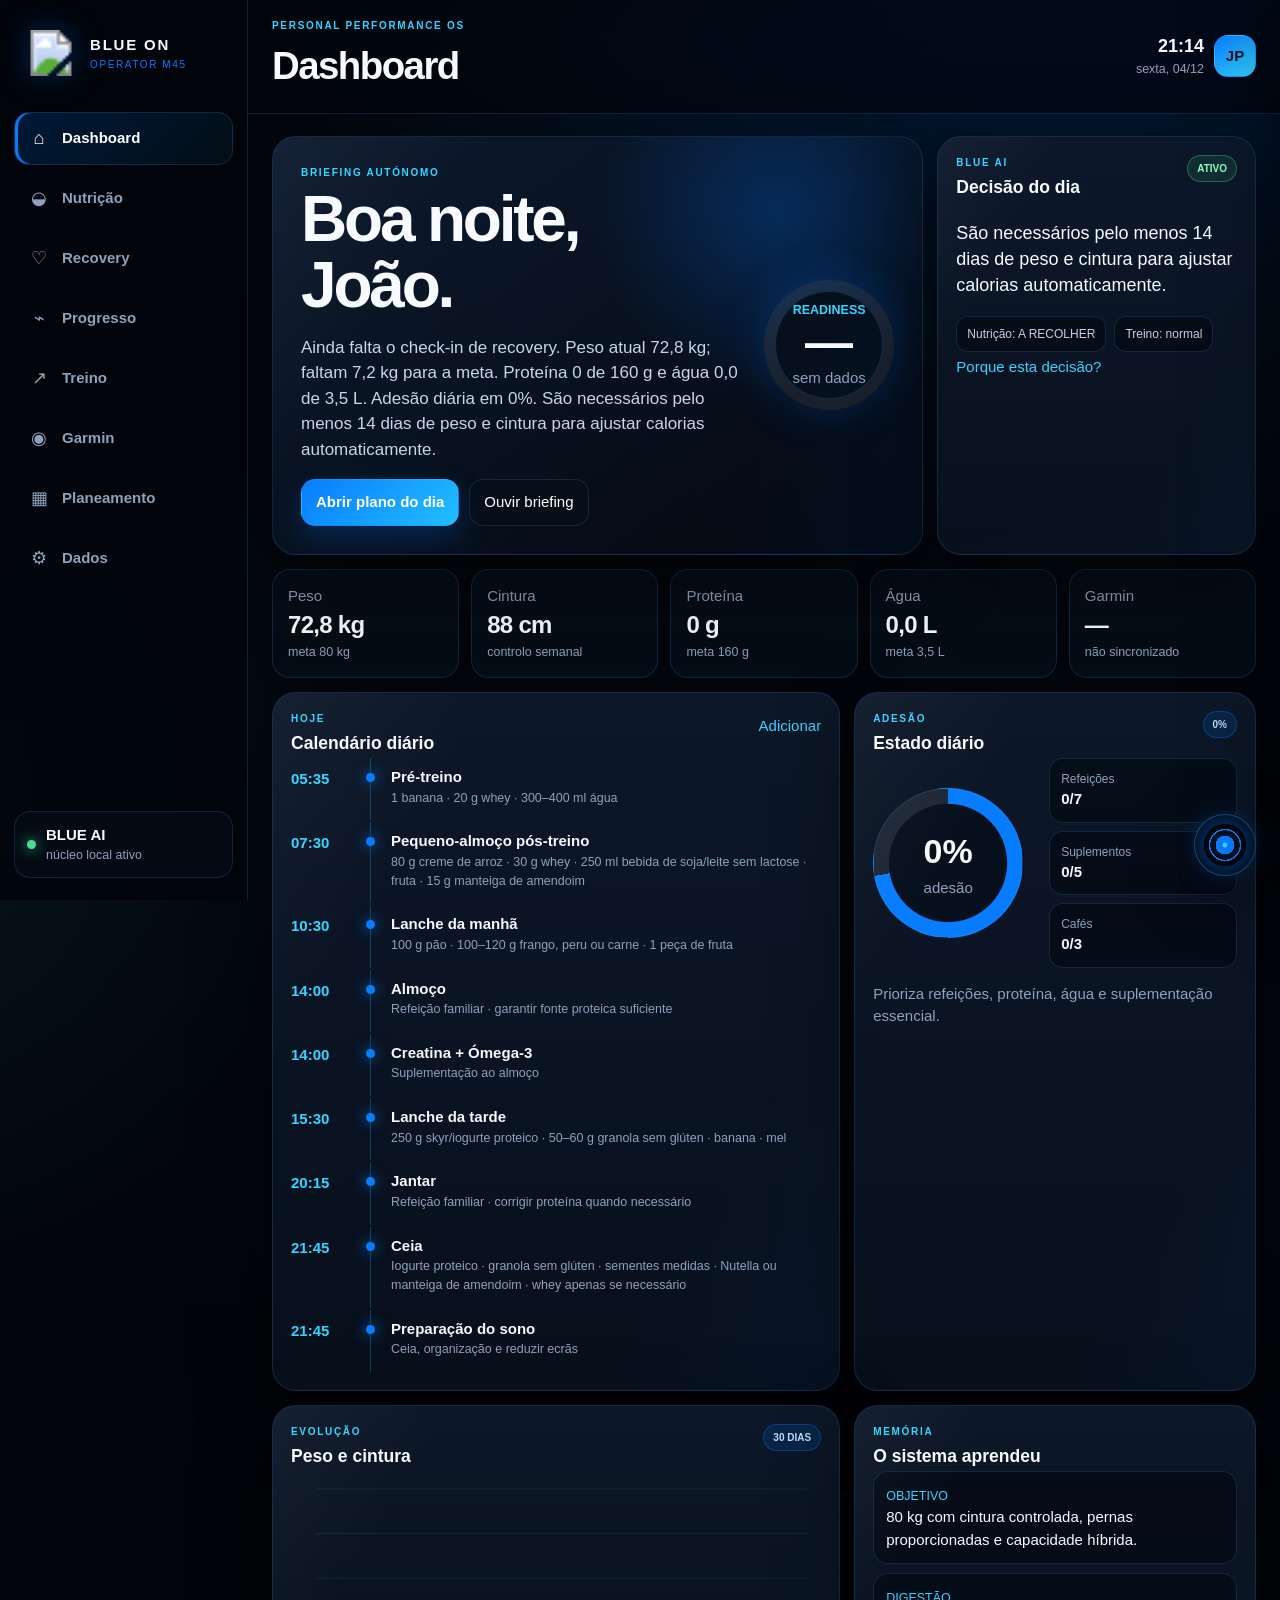
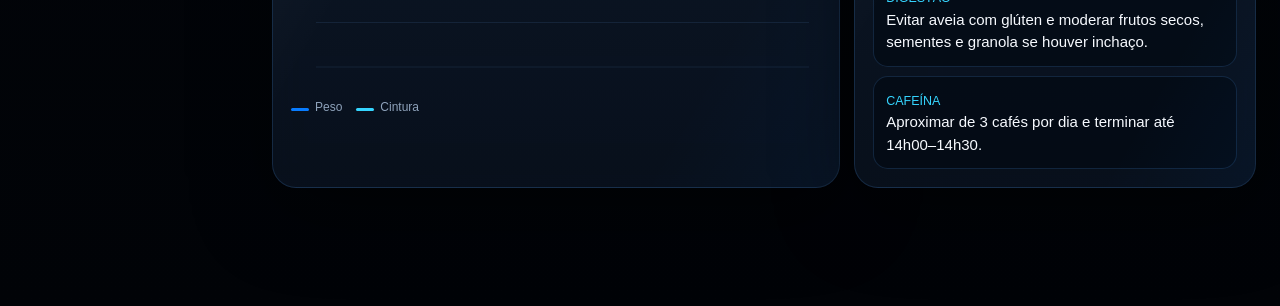
<file: index.html>
<!doctype html>
<html lang="pt-PT">
<head>
  <meta charset="utf-8">
  <meta name="viewport" content="width=device-width,initial-scale=1,viewport-fit=cover">
  <meta name="theme-color" content="#02050a">
  <meta name="description" content="BLUE ON Operator M45 — sistema pessoal de nutrição, suplementação, recovery, Garmin e evolução de João.">
  <link rel="manifest" href="manifest.webmanifest">
  <link rel="stylesheet" href="styles.css">
  <title>BLUE ON Operator M45</title>
</head>
<body>
  <div class="ambient ambient-a"></div><div class="ambient ambient-b"></div>
  <div class="shell">
    <aside class="sidebar">
      <button class="brand" data-page="dashboard"><img src="assets/blue-on-m45-logo.svg" alt="BLUE ON M45"><span><strong>BLUE ON</strong><small>OPERATOR M45</small></span></button>
      <nav class="side-nav" id="sideNav">
        <button class="nav-item active" data-page="dashboard"><span>⌂</span><b>Dashboard</b></button>
        <button class="nav-item" data-page="nutricao"><span>◒</span><b>Nutrição</b></button>
        <button class="nav-item" data-page="recovery"><span>♡</span><b>Recovery</b></button>
        <button class="nav-item" data-page="progresso"><span>⌁</span><b>Progresso</b></button>
        <button class="nav-item" data-page="treino"><span>↗</span><b>Treino</b></button>
        <button class="nav-item" data-page="garmin"><span>◉</span><b>Garmin</b></button>
        <button class="nav-item" data-page="planeamento"><span>▦</span><b>Planeamento</b></button>
        <button class="nav-item" data-page="dados"><span>⚙</span><b>Dados</b></button>
      </nav>
      <div class="side-status"><i></i><div><strong>BLUE AI</strong><small>núcleo local ativo</small></div></div>
    </aside>

    <div class="workspace">
      <header class="topbar"><div><p class="overline" id="pageEyebrow">PERSONAL PERFORMANCE OS</p><h1 id="pageTitle">Dashboard</h1></div><div class="top-actions"><div class="time-chip"><strong id="liveTime">--:--</strong><small id="liveDate">--</small></div><button class="icon-btn" id="installBtn" hidden>↓</button><button class="profile-btn" data-page="dados">JP</button></div></header>
      <main class="content">
        <section id="dashboard" class="page active" data-title="Dashboard" data-eyebrow="PERSONAL PERFORMANCE OS">
          <div class="hero-grid">
            <article class="panel hero-panel"><div><p class="overline">BRIEFING AUTÓNOMO</p><h2 id="greeting">Bom dia, João.</h2><p class="hero-text" id="briefingText">A preparar o teu sistema.</p><div class="hero-actions"><button class="btn primary" data-page="nutricao">Abrir plano do dia</button><button class="btn ghost" id="speakBriefing">Ouvir briefing</button></div></div><div class="readiness-orb" id="readinessOrb"><div><small>READINESS</small><strong id="readyScore">—</strong><span id="readyLabel">sem dados</span></div></div></article>
            <article class="panel ai-summary"><div class="panel-head"><div><p class="overline">BLUE AI</p><h3>Decisão do dia</h3></div><span class="live-pill">ATIVO</span></div><p id="aiDecision" class="decision-text">Regista o check-in para ativar recomendações.</p><div class="decision-meta"><span id="decisionNutrition">Nutrição: base</span><span id="decisionTraining">Treino: normal</span></div><button class="text-btn" id="askWhy">Porque esta decisão?</button></article>
          </div>
          <div class="metric-strip">
            <article class="metric-card"><span>Peso</span><strong id="dashWeight">72,8 kg</strong><small id="dashWeightState">meta 80 kg</small></article>
            <article class="metric-card"><span>Cintura</span><strong id="dashWaist">88 cm</strong><small>controlo semanal</small></article>
            <article class="metric-card"><span>Proteína</span><strong id="dashProtein">0 g</strong><small id="dashProteinState">meta 160 g</small></article>
            <article class="metric-card"><span>Água</span><strong id="dashWater">0,0 L</strong><small id="dashWaterState">meta 3,5 L</small></article>
            <article class="metric-card"><span>Garmin</span><strong id="dashGarmin">—</strong><small id="dashGarminState">não sincronizado</small></article>
          </div>
          <div class="dashboard-grid">
            <article class="panel span-7"><div class="panel-head"><div><p class="overline">HOJE</p><h3>Calendário diário</h3></div><button class="text-btn" id="addTimelineItem">Adicionar</button></div><div class="timeline" id="timeline"></div></article>
            <article class="panel span-5"><div class="panel-head"><div><p class="overline">ADESÃO</p><h3>Estado diário</h3></div><span class="tag" id="adherenceTag">0%</span></div><div class="score-grid"><div class="score-ring" id="adherenceRing"><strong id="adherenceScore">0%</strong><span>adesão</span></div><div class="mini-kpis"><div><span>Refeições</span><strong id="mealAdherence">0/6</strong></div><div><span>Suplementos</span><strong id="suppAdherence">0/3</strong></div><div><span>Cafés</span><strong id="coffeeCount">0/3</strong></div></div></div><p class="muted" id="adherenceInsight">Começa pelo pré ou pequeno-almoço.</p></article>
            <article class="panel span-7"><div class="panel-head"><div><p class="overline">EVOLUÇÃO</p><h3>Peso e cintura</h3></div><span class="tag">30 DIAS</span></div><canvas id="progressChart" height="220"></canvas><div class="chart-legend"><span><i class="legend-blue"></i>Peso</span><span><i class="legend-cyan"></i>Cintura</span></div></article>
            <article class="panel span-5"><div class="panel-head"><div><p class="overline">MEMÓRIA</p><h3>O sistema aprendeu</h3></div></div><div class="memory-list" id="memoryList"></div></article>
          </div>
        </section>

        <section id="nutricao" class="page" data-title="Nutrição" data-eyebrow="REFEIÇÕES, MACROS, ÁGUA E SUPLEMENTAÇÃO">
          <div class="page-grid">
            <article class="panel span-4 nutrition-score"><p class="overline">ESTADO DIÁRIO</p><div class="macro-ring"><strong id="nutritionScore">0%</strong><span>consistência</span></div><p class="muted" id="nutritionInsight">Regista o teu dia.</p></article>
            <article class="panel span-8"><div class="panel-head"><div><p class="overline">MACROS E CALORIAS</p><h3>Objetivo diário</h3></div><button class="text-btn" id="editTargets">Editar metas</button></div><div class="macro-grid"><div class="macro-card protein"><span>Proteína</span><strong id="proteinValue">0 / 160 g</strong><div class="progress"><i id="proteinBar"></i></div></div><div class="macro-card carbs"><span>Hidratos</span><strong id="carbValue">0 / 300 g</strong><div class="progress"><i id="carbBar"></i></div></div><div class="macro-card fat"><span>Gordura</span><strong id="fatValue">0 / 80 g</strong><div class="progress"><i id="fatBar"></i></div></div><div class="macro-card calories"><span>Calorias</span><strong id="calorieValue">0 / 2900 kcal</strong><div class="progress"><i id="calorieBar"></i></div></div></div></article>
            <article class="panel span-5"><div class="panel-head"><div><p class="overline">HIDRATAÇÃO</p><h3 id="waterMetric">0,0 L / 3,5 L</h3></div><span class="tag" id="waterPercent">0%</span></div><div class="water-visual"><div id="waterFill"></div></div><div class="button-grid"><button class="btn primary" data-water="0.25">+250 ml</button><button class="btn ghost" data-water="0.5">+500 ml</button><button class="btn ghost" id="resetWater">Repor</button></div></article>
            <article class="panel span-7"><div class="panel-head"><div><p class="overline">PLANO DO DIA</p><h3>Refeições e horários</h3></div><label class="switch"><input id="trainingDayToggle" type="checkbox"><span></span><b>Dia de treino</b></label></div><div class="meal-plan" id="mealPlan"></div></article>
            <article class="panel span-7"><div class="panel-head"><div><p class="overline">REGISTO LIVRE</p><h3>Adicionar refeição</h3></div></div><div class="meal-form four"><input id="mealName" placeholder="Refeição"><input id="mealProtein" type="number" min="0" placeholder="Proteína g"><input id="mealCalories" type="number" min="0" placeholder="kcal"><input id="mealNotes" placeholder="Alimentos / notas"><button class="btn primary" id="addMeal">Registar</button></div><div class="meal-list" id="nutritionHistory"></div></article>
            <article class="panel span-5"><div class="panel-head"><div><p class="overline">SUPLEMENTAÇÃO</p><h3>Checklist diário</h3></div></div><div class="supplement-grid" id="supplementList"></div></article>
            <article class="panel span-6"><div class="panel-head"><div><p class="overline">PLANEAMENTO</p><h3>Lanches da semana</h3></div><button class="text-btn" id="saveSnackPlan">Guardar</button></div><div id="snackPlanner" class="planner-grid"></div></article>
            <article class="panel span-6"><div class="panel-head"><div><p class="overline">LISTA DE COMPRAS</p><h3>Gerada pelo plano</h3></div><button class="text-btn" id="copyShopping">Copiar</button></div><div class="shopping-list" id="shoppingList"></div></article>
            <article class="panel span-12 rule-panel"><div class="panel-head"><div><p class="overline">AJUSTE AUTOMÁTICO</p><h3>Recomendação atual</h3></div><span class="tag" id="ruleStatus">A ANALISAR</span></div><p class="decision-text" id="autoRuleText">Ainda não existem dados suficientes para ajustar calorias.</p></article>
          </div>
        </section>

        <section id="recovery" class="page" data-title="Recovery" data-eyebrow="SONO, ENERGIA, DIGESTÃO E CAFEÍNA">
          <div class="page-grid">
            <article class="panel span-5"><p class="overline">CHECK-IN DIÁRIO</p><h2>Como está o sistema?</h2><div class="field"><label>Horas de sono</label><input id="sleepHours" type="number" min="0" max="12" step="0.1" value="7"></div><div class="range-field"><label>Energia <output id="energyOut">7</output></label><input id="energy" type="range" min="1" max="10" value="7"></div><div class="range-field"><label>Stress <output id="stressOut">4</output></label><input id="stress" type="range" min="1" max="10" value="4"></div><div class="range-field"><label>Dor muscular <output id="sorenessOut">4</output></label><input id="soreness" type="range" min="1" max="10" value="4"></div><div class="range-field"><label>Digestão / inchaço <output id="digestionOut">3</output></label><input id="digestion" type="range" min="1" max="10" value="3"></div><div class="range-field"><label>Fome <output id="hungerOut">5</output></label><input id="hunger" type="range" min="1" max="10" value="5"></div><div class="two-fields"><div class="field"><label>Cafés</label><input id="coffee" type="number" min="0" max="10" value="3"></div><div class="field"><label>Último café</label><input id="lastCoffee" type="time" value="14:00"></div></div><button class="btn primary full-btn" id="saveRecovery">Guardar e analisar</button></article>
            <article class="panel span-7"><div class="panel-head"><div><p class="overline">INTERPRETAÇÃO</p><h2 id="recoveryHeadline">Sem dados recentes</h2></div><div class="readiness-mini"><strong id="recoveryReady">—</strong><span>readiness</span></div></div><p class="decision-text" id="recoveryText">Regista o check-in.</p><div class="recovery-kpis"><div><span>Treino</span><strong id="recoveryTraining">Base</strong></div><div><span>Nutrição</span><strong id="recoveryNutrition">Base</strong></div><div><span>Sono</span><strong id="recoverySleep">Prioridade</strong></div></div><canvas id="recoveryChart" height="190"></canvas></article>
            <article class="panel span-12"><div class="panel-head"><div><p class="overline">HISTÓRICO</p><h3>Últimos check-ins</h3></div></div><div class="history-grid" id="recoveryHistory"></div></article>
          </div>
        </section>

        <section id="progresso" class="page" data-title="Progresso" data-eyebrow="PESO, CINTURA, COMPOSIÇÃO E FOTOGRAFIAS">
          <div class="page-grid">
            <article class="panel span-4"><p class="overline">NOVA AVALIAÇÃO</p><div class="field"><label>Peso (kg)</label><input id="weight" type="number" step="0.1" value="72.8"></div><div class="field"><label>Cintura (cm)</label><input id="waist" type="number" step="0.1" value="88"></div><div class="field"><label>Massa gorda (%)</label><input id="bodyFatInput" type="number" step="0.1" value="12.8"></div><div class="field"><label>Massa muscular (kg)</label><input id="muscleInput" type="number" step="0.1" value="60.3"></div><div class="field"><label>Gordura visceral</label><input id="visceralInput" type="number" step="1" value="5"></div><button class="btn primary full-btn" id="saveAssessment">Guardar avaliação</button></article>
            <article class="panel span-8"><div class="panel-head"><div><p class="overline">EVOLUÇÃO</p><h3>Meta 80 kg</h3></div><span class="tag" id="weeklyTrend">SEM TENDÊNCIA</span></div><canvas id="assessmentChart" height="235"></canvas><div class="assessment-kpis"><div><span>Peso atual</span><strong id="assessmentWeight">72,8 kg</strong></div><div><span>Cintura</span><strong id="assessmentWaist">88 cm</strong></div><div><span>Falta para meta</span><strong id="assessmentTarget">7,2 kg</strong></div></div></article>
            <article class="panel span-6"><div class="panel-head"><div><p class="overline">CHECK-IN SEMANAL</p><h3>Resumo de adesão</h3></div></div><div id="weeklyCheckin" class="weekly-summary"></div><button class="btn ghost full-btn" id="saveWeeklyNote">Adicionar nota semanal</button></article>
            <article class="panel span-6"><div class="panel-head"><div><p class="overline">FOTOGRAFIA MENSAL</p><h3>Evolução visual local</h3></div><label class="btn ghost compact">Adicionar foto<input id="progressPhoto" type="file" accept="image/*" capture="environment" hidden></label></div><p class="muted">As fotografias ficam apenas neste dispositivo, em armazenamento local.</p><div id="photoGallery" class="photo-gallery"></div></article>
            <article class="panel span-12"><div class="panel-head"><div><p class="overline">HISTÓRICO</p><h3>Avaliações</h3></div></div><div class="assessment-list" id="assessmentList"></div></article>
          </div>
        </section>

        <section id="treino" class="page" data-title="Treino" data-eyebrow="CONTEXTO PARA NUTRIÇÃO E RECUPERAÇÃO">
          <div class="page-grid"><article class="panel span-8"><div class="panel-head"><div><p class="overline">SEMANA BASE</p><h2>4 sessões · 06h00–07h15</h2></div><span class="tag">IRON ESTÚDIO 24H</span></div><div class="training-week" id="trainingWeek"></div></article><article class="panel span-4"><p class="overline">REGRAS DE CONTEXTO</p><div class="context-list" id="trainingContext"></div></article><article class="panel span-12"><div class="panel-head"><div><p class="overline">REGISTO</p><h3>Sessões recentes</h3></div><button class="btn primary compact" id="logWorkout">Registar treino de hoje</button></div><div class="history-grid" id="workoutHistory"></div></article></div>
        </section>

        <section id="garmin" class="page" data-title="Garmin" data-eyebrow="LIGAÇÃO LOCAL E READ-ONLY AO VENU 4">
          <div class="page-grid">
            <article class="panel span-5 garmin-connect"><div class="panel-head"><div><p class="overline">GARMIN LOCAL</p><h2>Venu 4</h2></div><span class="tag" id="garminStatus">DESLIGADO</span></div><p class="muted">A app lê ficheiros locais autorizados por ti. Não altera o relógio nem o Garmin Connect.</p><div class="stack-actions"><button class="btn primary" id="pickGarminFolder">Ligar pasta local</button><label class="btn ghost">Importar ficheiro<input id="garminFile" type="file" accept=".json,.csv,.fit,.zip" hidden></label><button class="btn ghost" id="syncGarmin">Sincronizar agora</button></div><p class="notice" id="garminNotice">Para sincronização automática local, usa Chrome/Edge no computador. No telemóvel podes importar JSON/CSV manualmente.</p><small id="garminLastSync">Nunca sincronizado.</small></article>
            <article class="panel span-7"><div class="panel-head"><div><p class="overline">DADOS MAIS RECENTES</p><h3>Saúde e atividade</h3></div><span class="live-pill">READ ONLY</span></div><div class="garmin-metrics" id="garminMetrics"></div></article>
            <article class="panel span-7"><div class="panel-head"><div><p class="overline">CORRELAÇÕES</p><h3>Garmin × Nutrição × Recovery</h3></div></div><div class="correlation-list" id="garminInsights"></div></article>
            <article class="panel span-5"><div class="panel-head"><div><p class="overline">FORMATO LOCAL</p><h3>Ficheiro aceite</h3></div><button class="text-btn" id="downloadGarminTemplate">Modelo JSON</button></div><pre class="code-sample">garmin-latest.json
{
  "date":"2026-07-22",
  "steps":12000,
  "sleepHours":7.4,
  "hrv":52,
  "bodyBattery":78,
  "stress":24,
  "restingHeartRate":54,
  "calories":2670
}</pre></article>
          </div>
        </section>

        <section id="planeamento" class="page" data-title="Planeamento" data-eyebrow="ROTINA, LEMBRETES E SEMANA">
          <div class="page-grid"><article class="panel span-7"><div class="panel-head"><div><p class="overline">ROTINA PESSOAL</p><h2>Semana operacional</h2></div></div><div id="routineGrid" class="routine-grid"></div></article><article class="panel span-5"><div class="panel-head"><div><p class="overline">LEMBRETES</p><h3>Configuração local</h3></div><button class="text-btn" id="enableNotifications">Ativar avisos</button></div><div id="reminderList" class="reminder-list"></div><button class="btn ghost full-btn" id="exportIcs">Exportar calendário .ICS</button></article></div>
        </section>

        <section id="dados" class="page" data-title="Dados" data-eyebrow="PERFIL, BACKUP E PONTES LOCAIS">
          <div class="page-grid"><article class="panel span-7"><p class="overline">PERFIL PESSOAL</p><h2>João Pereira</h2><div class="profile-grid" id="profileDetails"></div></article><article class="panel span-5"><p class="overline">BACKUP</p><div class="settings-list"><button class="setting-row" id="exportData"><span>Exportar backup completo</span><strong>JSON ↗</strong></button><label class="setting-row"><span>Importar backup</span><strong>Escolher</strong><input id="importData" type="file" accept="application/json" hidden></label><button class="setting-row" id="shareWhatsapp"><span>Resumo por WhatsApp</span><strong>Partilhar</strong></button><button class="setting-row danger-row" id="resetData"><span>Repor aplicação</span><strong>Apagar</strong></button></div></article><article class="panel span-6"><div class="panel-head"><div><p class="overline">MEU TREINO II</p><h3>Ponte local</h3></div><span class="tag">FUTURA</span></div><p class="muted">Importa contexto de treino sem misturar as bases de dados.</p><label class="btn ghost full-btn">Importar contexto JSON<input id="trainingBridgeFile" type="file" accept="application/json" hidden></label><button class="btn ghost full-btn" id="exportTrainingBridge">Exportar contexto da nutrição</button><small id="trainingBridgeStatus">Sem ligação.</small></article><article class="panel span-6"><div class="panel-head"><div><p class="overline">REGISTO DO SISTEMA</p><h3>Ações da BLUE AI</h3></div><button class="text-btn" id="clearAiLog">Limpar</button></div><div class="ai-log" id="aiLog"></div></article></div>
        </section>
      </main>
    </div>

    <aside class="ai-panel" id="aiPanel"><div class="ai-panel-head"><div class="ai-identity"><div class="ai-core"><i></i></div><div><strong>BLUE AI</strong><small>Personal performance intelligence</small></div></div><button class="icon-btn" id="closeAiPanel">×</button></div><div class="ai-conversation" id="aiConversation"></div><div class="quick-prompts"><button data-prompt="Resume o meu dia">Briefing</button><button data-prompt="Regista 500 ml de água">+500 ml</button><button data-prompt="Tomei a creatina">Creatina</button><button data-prompt="Como está a minha evolução?">Evolução</button></div><div class="ai-input-wrap"><button class="voice-btn" id="voiceBtn">●</button><input id="blueAiInput" placeholder="Escreve ou fala com a BLUE AI..."><button class="send-btn" id="blueAiSend">Enviar</button></div><p class="ai-hint">Ações importantes pedem confirmação.</p></aside>
    <button class="ai-fab" id="openAiPanel"><span></span></button>
    <nav class="mobile-nav" id="mobileNav"><button class="active" data-page="dashboard"><span>⌂</span><small>Início</small></button><button data-page="nutricao"><span>◒</span><small>Nutrição</small></button><button class="mobile-ai" id="mobileAiBtn"><i></i></button><button data-page="progresso"><span>⌁</span><small>Progresso</small></button><button data-page="garmin"><span>◉</span><small>Garmin</small></button></nav>
  </div>
  <div class="toast" id="toast"></div>
  <div class="modal" id="confirmModal"><div class="modal-card"><p class="overline">CONFIRMAR AÇÃO</p><h3 id="confirmTitle">Confirmar</h3><p class="muted" id="confirmText"></p><div class="modal-actions"><button class="btn ghost" id="cancelConfirm">Cancelar</button><button class="btn primary" id="acceptConfirm">Confirmar</button></div></div></div>
  <script src="app.js"></script>
</body>
</html>
</file>
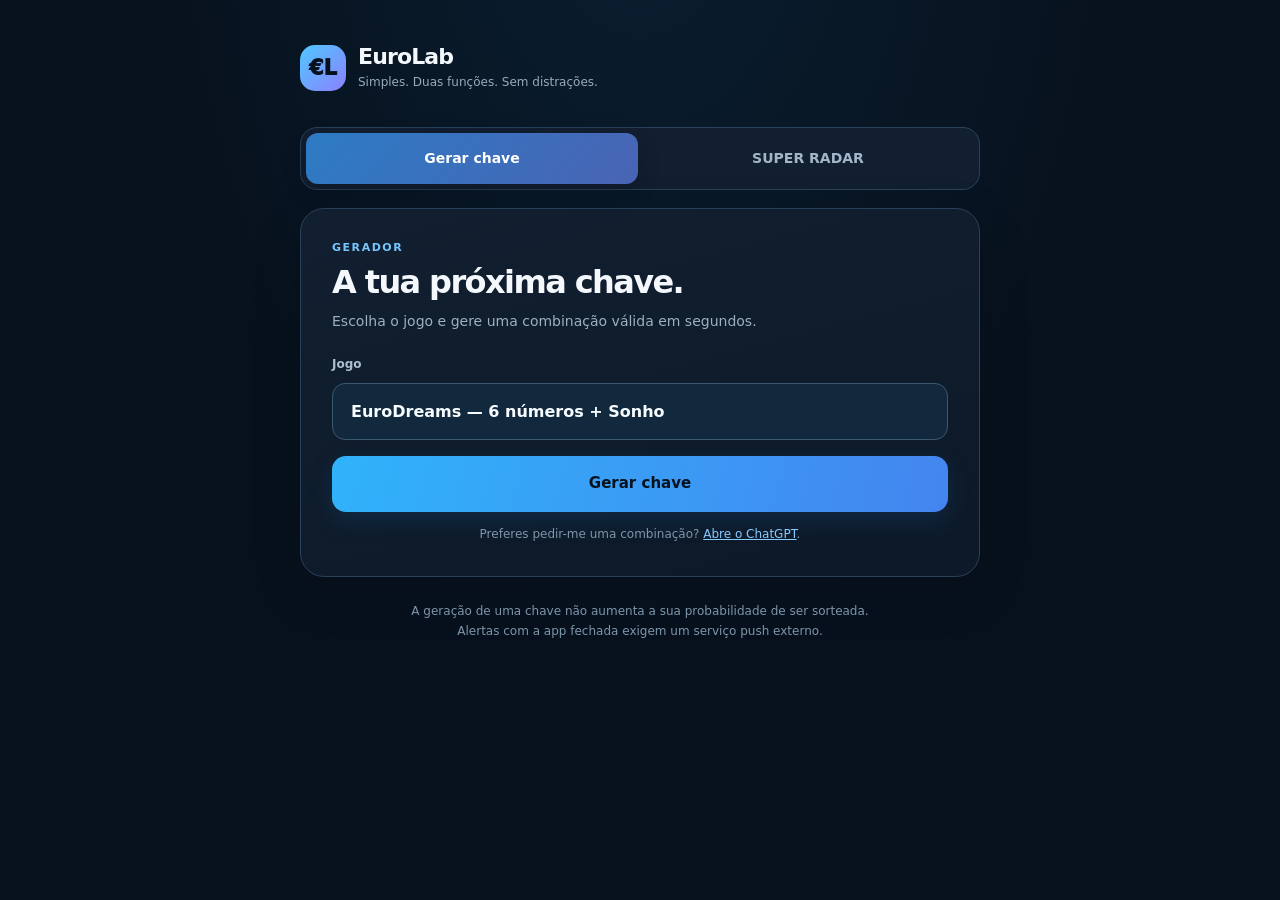
<file: euromilhoes-lab/index.html>
<!doctype html><html lang="pt-PT"><head><meta charset="utf-8"><meta name="viewport" content="width=device-width,initial-scale=1,viewport-fit=cover"><meta name="theme-color" content="#07131f"><meta name="description" content="Euro Lab — Euromilhões, EuroDreams e M1lhão num único dashboard pessoal."><link rel="manifest" href="manifest.webmanifest"><link rel="stylesheet" href="v5.css"><link rel="stylesheet" href="v5-mobile.css"><link rel="apple-touch-icon" href="icon-192.png"><title>EuroLab · Gerar chave ou SUPER RADAR</title><link rel="stylesheet" href="radar.css"><link rel="stylesheet" href="simple.css"></head><body><div class="shell"><header class="hero"><div class="brand"><div class="brandmark">€L</div><div><h1>Euro Lab</h1><div class="muted">Euromilhões · EuroDreams · M1lhão</div><div id="syncState" class="sync muted">A iniciar…</div></div></div><div class="actions"><button id="syncBtn" class="btn primary">Atualizar resultados</button></div></header><nav id="nav" class="nav"><button data-page="dashboard" class="on">Início</button><button data-page="radar">SUPER RADAR</button><button data-page="bets">Apostas</button><button data-page="results">Resultados</button><button data-page="analysis">Análise</button><button data-page="data">Dados</button></nav><main>
<section id="dashboard" class="page on"><div id="radarCompact"></div><div class="grid grid4"><article class="card kpi"><small>Investido</small><b id="kSpent">€0,00</b><div class="delta muted">Apostas conhecidas</div></article><article class="card kpi"><small>Prémios</small><b id="kWon">€0,00</b><div class="delta muted">Recebido/registado</div></article><article class="card kpi"><small>Saldo</small><b id="kBalance">€0,00</b><div class="delta muted">Prémios − investimento</div></article><article class="card kpi"><small>ROI</small><b id="kROI">0%</b><div class="delta muted">Retorno líquido</div></article></div><div class="grid grid3" style="margin-top:14px"><article id="latest-em" class="card"></article><article id="latest-ed" class="card"></article><article id="latest-m1" class="card"></article></div><div class="grid grid2" style="margin-top:14px"><article class="card chartbox"><div class="charttitle"><div><h3>Investimento vs prémios</h3><div class="legend"><span><i class="dot" style="background:#42b8ff"></i>Investido</span><span><i class="dot" style="background:#a36cff"></i>Prémios</span></div></div></div><div id="barChart"></div></article><article class="card chartbox"><div class="charttitle"><div><h3>Saldo acumulado</h3><p class="muted mini">Evolução ao longo das apostas registadas</p></div></div><div id="lineChart"></div></article></div><div class="grid grid2" style="margin-top:14px"><article class="card"><h3>Distribuição do investimento</h3><div class="donutwrap"><div id="donut" class="donut"><div class="donutcenter"><span id="donutTotal">€0</span></div></div><div id="donutLegend" class="rows"></div></div></article><article class="card"><h3>Falta completar</h3><p class="muted">A app sinaliza o que vimos na tua conta mas cuja chave não está visível. Não inventa números.</p><div id="pendingList" class="rows"></div></article></div></section>
<section id="radar" class="page"></section><section id="bets" class="page"><div class="section-title"><div><h2>Apostas</h2><div class="section-sub">Registar, editar e consultar jogadas</div></div></div><div class="grid grid2"><article class="card"><h3>Nova aposta / editar</h3><form id="betForm" class="form"><input id="betId" type="hidden"><div class="formgrid"><label class="field">Jogo<select id="betGame"><option value="em">Euromilhões</option><option value="ed">EuroDreams</option></select></label><label class="field">Data do sorteio<input id="betDate" type="date" required></label><label class="field">Custo total (€)<input id="betCost" type="number" min="0" step=".01" value="2.50"></label><label class="field">Prémio (€)<input id="betPrize" type="number" min="0" step=".01" value="0"></label></div><b id="pickLabel">Escolhe a chave</b><div id="numPicker" class="pickgrid"></div><div id="extraPicker" class="pickgrid"></div><div id="m1Fields" class="formgrid"><label class="field">Código M1lhão<input id="betM1" maxlength="8" placeholder="ABC12345"></label><label class="field">Sorteio M1lhão<input id="betM1Date" type="date"></label></div><div class="actions"><button class="btn primary" type="submit">Guardar aposta</button><button id="clearBet" class="btn ghost" type="button">Limpar</button></div></form></article><article class="card"><h3>Leitura simples</h3><div class="compact-note"><b>Euromilhões:</b> €2,20 + €0,30 de M1lhão quando existe código.<br><b>EuroDreams:</b> €2,50 por aposta simples.</div><p class="muted mini" style="margin-top:12px">O código M1lhão fica associado ao seu sorteio mensal e não desaparece depois de um sorteio semanal do Euromilhões.</p></article></div><article class="card" style="margin-top:14px"><div class="charttitle"><h3>Histórico</h3><select id="ticketFilter"><option value="all">Todos</option><option value="em">Euromilhões</option><option value="ed">EuroDreams</option></select></div><div class="tablewrap"><table class="table"><thead><tr><th>Jogo</th><th>Sorteio</th><th>Chave</th><th>Acertos</th><th>Estado</th><th>Custo</th><th>Prémio</th><th></th></tr></thead><tbody id="ticketRows"></tbody></table></div></article></section>
<section id="results" class="page"><div class="section-title"><div><h2>Resultados</h2><div class="section-sub">Resultados oficiais, comparação e M1lhão</div></div><button class="btn primary" onclick="document.getElementById('syncBtn').click()">Atualizar</button></div><div class="grid grid2"><article class="card"><span class="tag em">Euromilhões</span><div id="result-em" class="rows" style="margin-top:12px"></div></article><article class="card"><span class="tag ed">EuroDreams</span><div id="result-ed" class="rows" style="margin-top:12px"></div></article></div><article class="card" style="margin-top:14px"><div class="gamehead"><div><span class="tag m1">M1lhão</span><h3>Códigos ativos e histórico</h3></div></div><div class="notice">NGZ 37292 e NLB 00955 mantêm-se em jogo até ao sorteio de 28/08/2026.</div><div id="m1List" class="grid grid2" style="margin-top:14px"></div></article><article class="card manualbox"><h3>Introduzir / corrigir resultado</h3><p class="muted mini">Fallback manual caso a fonte automática ainda não tenha atualizado. A correção fica apenas nos teus dados locais.</p><div class="formgrid"><label class="field">Jogo<select id="manualGame"><option value="em">Euromilhões</option><option value="ed">EuroDreams</option><option value="m1">M1lhão</option></select></label><label class="field">Data<input id="manualDate" type="date"></label><label class="field" style="grid-column:span 2">Resultado / código<input id="manualKey" class="manualkey" placeholder="3 11 17 46 48 + 1 2"></label></div><div class="actions" style="margin-top:10px"><button id="manualSave" class="btn ghost" type="button">Guardar correção manual</button></div><div id="manualStatus" class="manual-status"></div></article></section>
<section id="analysis" class="page"><div class="section-title"><div><h2>Análise & Gerador</h2><div class="section-sub">Probabilidades, frequências e criação de chaves diversificadas</div></div></div><div class="analysisgrid"><article class="card"><div class="charttitle"><div><h3>Frequências históricas</h3><p id="analysisNote" class="muted"></p></div><select id="analysisGame"><option value="ed">EuroDreams</option><option value="em">Euromilhões</option></select></div><div id="freqGrid" class="freq"></div></article><article class="card"><h3>Probabilidades</h3><div id="oddsText" class="notice"></div><p class="muted" style="margin-top:14px">Frequências, atrasos e “números quentes” descrevem o passado. Não tornam uma combinação mais provável no sorteio seguinte.</p><div class="rows"><div class="rowitem"><span>Pares / ímpares</span><b>equilíbrio</b></div><div class="rowitem"><span>Baixos / altos</span><b>dispersão</b></div><div class="rowitem"><span>Amplitude</span><b>evita concentração</b></div><div class="rowitem"><span>Padrões humanos</span><b>anti-partilha</b></div><div class="rowitem"><span>Histórico</span><b>peso leve opcional</b></div></div></article></div><article class="card" style="margin-top:14px"><h3>Gerar chaves</h3><div class="formgrid"><label class="field">Jogo<select id="genGame"><option value="ed">EuroDreams</option><option value="em">Euromilhões</option></select></label><label class="field">Método<select id="genMode"><option value="balanced">Diversificada</option><option value="history">Histórico leve</option><option value="share">Anti-partilha</option></select></label><label class="field">Linhas<input id="genCount" type="number" min="1" max="10" value="1"></label><label class="field">Custo estimado<div id="genCost" class="m1code">€2,50</div></label></div><div class="actions"><button id="generate" class="btn purple">Gerar novas chaves</button></div><div class="grid grid2" style="margin-top:14px"><div id="generated"></div><div class="card"><h3>Probabilidade do 1.º prémio</h3><div id="genOdds" class="m1code">—</div><p class="muted mini">Mais linhas = mais combinações distintas. Nenhuma linha individual ganha uma vantagem matemática.</p></div></div></article></section>
<section id="data" class="page"><div class="section-title"><div><h2>Dados</h2><div class="section-sub">Orçamento, integridade e cópia de segurança</div></div></div><div id="dataCompleteness" style="margin-bottom:14px"></div><div class="grid grid2"><article class="card"><h3>Orçamento</h3><label class="field">Limite mensal (€)<input id="budget" type="number" min="0" step="1"></label><p class="muted mini">Referência de controlo. A app não efetua apostas.</p></article><article class="card"><h3>Backup</h3><div class="actions"><button id="exportBtn" class="btn primary">Exportar JSON</button><label class="btn ghost">Importar JSON<input id="importFile" class="hide" type="file" accept="application/json"></label></div></article></div><article class="card" style="margin-top:14px"><h3>Estado da app</h3><p>Euro Lab <b id="version">6.0.0</b></p><p class="muted mini">Resultados públicos sincronizam automaticamente. Os teus dados de apostas ficam guardados neste dispositivo.</p></article></section>
</main></div><script src="app-v5.js"></script><script src="v5-extensions.js"></script><script src="radar-engine.js"></script><script src="radar.js"></script><script src="simple.js"></script></body></html>
</file>
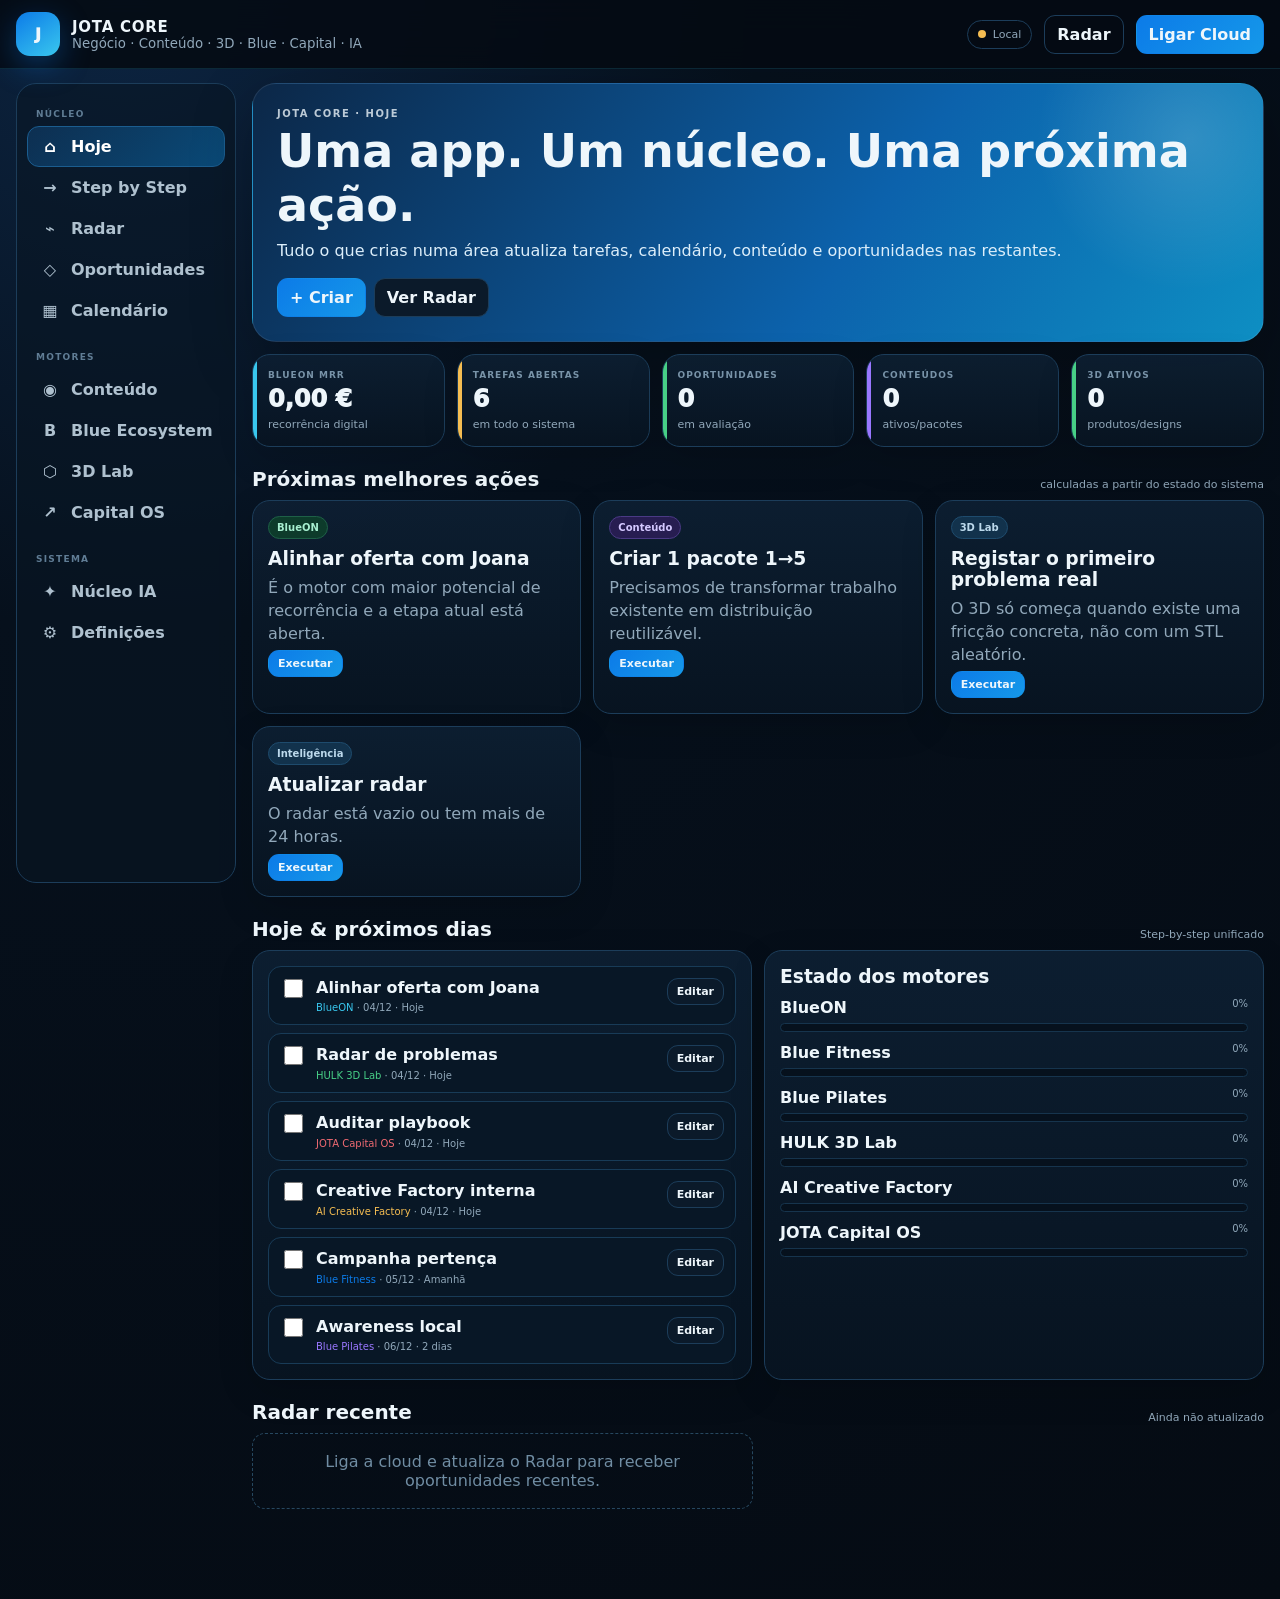
<file: jota-core/index.html>
<!doctype html><html lang="pt-PT"><head><meta charset="utf-8"><meta name="viewport" content="width=device-width,initial-scale=1"><meta name="theme-color" content="#07111f"><link rel="manifest" href="./manifest.webmanifest"><title>JOTA CORE</title><style>body{margin:0;background:#06101c;color:#eef6fb;font-family:system-ui;display:grid;place-items:center;min-height:100vh}.l{text-align:center}.s{width:42px;height:42px;border:4px solid #1c3d5a;border-top-color:#39c7ee;border-radius:50%;margin:auto;animation:r .8s linear infinite}@keyframes r{to{transform:rotate(360deg)}}</style></head><body><div class="l"><div class="s"></div><h2>JOTA CORE</h2><p>A carregar o núcleo…</p></div><script>(async()=>{const n=8;let s='';for(let i=0;i<n;i++)s+=await (await fetch(`./app.part${i}.txt?v=2`)).text();document.open();document.write(s);document.close()})().catch(e=>{document.body.innerHTML='<pre style="padding:20px">Erro a carregar JOTA CORE: '+e+'</pre>'})</script></body></html>
</file>
<file: styles.css>
:root{--bg:#02050a;--bg2:#050b14;--panel:rgba(9,18,31,.86);--panel2:rgba(13,25,43,.92);--line:rgba(82,166,255,.17);--line2:rgba(82,166,255,.36);--text:#f7faff;--muted:#8ea2bb;--blue:#087cff;--cyan:#35d5ff;--ok:#46df91;--warn:#ffbd4a;--danger:#ff626b;--shadow:0 24px 80px rgba(0,0,0,.45)}
*{box-sizing:border-box}html{background:var(--bg);scroll-behavior:smooth}body{margin:0;min-height:100vh;color:var(--text);font:15px/1.5 Inter,ui-sans-serif,-apple-system,BlinkMacSystemFont,"Segoe UI",sans-serif;background:radial-gradient(circle at 82% -10%,rgba(0,118,255,.22),transparent 34%),radial-gradient(circle at -10% 42%,rgba(53,213,255,.08),transparent 28%),linear-gradient(180deg,#03070d,#02050a 62%,#010307);overflow-x:hidden}.ambient{position:fixed;pointer-events:none;filter:blur(80px);opacity:.45;z-index:-1}.ambient-a{width:320px;height:320px;background:#087cff;top:-170px;right:6%}.ambient-b{width:260px;height:260px;background:#35d5ff;left:-180px;top:48%}
button,input,textarea,select{font:inherit}.shell{min-height:100vh}.sidebar{position:fixed;inset:0 auto 0 0;width:248px;padding:18px 14px 22px;background:rgba(2,5,10,.78);backdrop-filter:blur(26px) saturate(145%);border-right:1px solid var(--line);z-index:50;display:flex;flex-direction:column}.brand{border:0;background:transparent;color:var(--text);display:flex;align-items:center;gap:12px;padding:8px 10px;cursor:pointer;text-align:left}.brand img{width:54px;height:54px;object-fit:contain;filter:drop-shadow(0 0 16px rgba(0,118,255,.35))}.brand span{display:grid}.brand strong{letter-spacing:.12em}.brand small{color:var(--blue);font-size:10px;letter-spacing:.16em}.side-nav{display:grid;gap:7px;margin-top:24px}.nav-item{display:flex;align-items:center;gap:12px;border:1px solid transparent;background:transparent;color:var(--muted);padding:12px 13px;border-radius:15px;cursor:pointer;text-align:left}.nav-item span{font-size:18px;width:22px;text-align:center}.nav-item b{font-weight:650}.nav-item:hover,.nav-item.active{color:#fff;border-color:var(--line);background:linear-gradient(135deg,rgba(0,118,255,.19),rgba(53,213,255,.05))}.nav-item.active{box-shadow:inset 3px 0 0 var(--blue)}.side-status{margin-top:auto;display:flex;align-items:center;gap:10px;padding:12px;border:1px solid var(--line);border-radius:16px;background:rgba(6,14,25,.68)}.side-status i{width:9px;height:9px;border-radius:50%;background:var(--ok);box-shadow:0 0 14px var(--ok)}.side-status div{display:grid}.side-status small{color:var(--muted)}
.workspace{margin-left:248px;min-height:100vh}.topbar{position:sticky;top:0;z-index:40;display:flex;align-items:center;justify-content:space-between;padding:18px 24px;background:rgba(2,5,10,.7);backdrop-filter:blur(24px) saturate(145%);border-bottom:1px solid var(--line)}.topbar h1{font-size:clamp(28px,3vw,42px);margin:0;letter-spacing:-.04em}.overline{margin:0 0 4px;color:var(--cyan);font-size:10px;font-weight:800;letter-spacing:.17em;text-transform:uppercase}.top-actions{display:flex;align-items:center;gap:10px}.time-chip{display:grid;text-align:right}.time-chip strong{font-size:18px}.time-chip small{color:var(--muted)}.icon-btn,.profile-btn{width:42px;height:42px;border-radius:14px;border:1px solid var(--line);background:rgba(10,20,34,.85);color:#fff;cursor:pointer}.profile-btn{background:linear-gradient(145deg,var(--blue),var(--cyan));color:#001020;font-weight:900}.content{padding:22px 24px 118px}.page{display:none}.page.active{display:block;animation:pageIn .28s ease}@keyframes pageIn{from{opacity:0;transform:translateY(8px)}to{opacity:1;transform:none}}
.hero-grid,.dashboard-grid,.page-grid{display:grid;grid-template-columns:repeat(12,1fr);gap:14px}.panel{position:relative;overflow:hidden;background:linear-gradient(180deg,var(--panel2),var(--panel));border:1px solid var(--line);border-radius:24px;padding:18px;box-shadow:var(--shadow);backdrop-filter:blur(18px)}.panel:before{content:"";position:absolute;inset:0;pointer-events:none;background:linear-gradient(120deg,rgba(255,255,255,.04),transparent 23%,transparent 75%,rgba(0,118,255,.05))}.hero-panel{grid-column:span 8;min-height:260px;display:flex;align-items:center;justify-content:space-between;gap:24px;padding:28px;background:radial-gradient(circle at 78% 18%,rgba(0,118,255,.26),transparent 30%),linear-gradient(145deg,rgba(13,27,48,.95),rgba(4,9,17,.92))}.hero-panel h2{font-size:clamp(34px,5vw,64px);line-height:1.02;letter-spacing:-.05em;margin:.12em 0}.hero-text{max-width:680px;color:#c7d6e8;font-size:17px}.ai-summary{grid-column:span 4}.panel-head{display:flex;justify-content:space-between;align-items:flex-start;gap:14px}.panel-head h2,.panel-head h3{margin:.1em 0}.live-pill,.tag{display:inline-flex;align-items:center;justify-content:center;padding:5px 9px;border-radius:99px;border:1px solid rgba(0,118,255,.35);background:rgba(0,118,255,.14);color:#b8ddff;font-size:10px;font-weight:800;white-space:nowrap}.live-pill{color:#8fffc0;border-color:rgba(70,223,145,.35);background:rgba(70,223,145,.11)}.decision-text{font-size:18px;line-height:1.45}.decision-meta{display:flex;gap:8px;flex-wrap:wrap}.decision-meta span{padding:8px 10px;border-radius:12px;background:rgba(4,11,20,.75);border:1px solid var(--line);color:#c0d2e8;font-size:12px}.hero-actions,.button-grid,.stack-actions,.modal-actions{display:flex;gap:10px;flex-wrap:wrap}.btn{border:1px solid var(--line);background:rgba(10,20,34,.8);color:#fff;border-radius:14px;padding:11px 14px;cursor:pointer;transition:.2s}.btn:hover{transform:translateY(-1px);border-color:var(--line2)}.btn.primary{background:linear-gradient(135deg,#087cff,#22bfff);border-color:transparent;font-weight:800;box-shadow:0 12px 30px rgba(0,118,255,.24)}.btn.ghost{background:rgba(7,15,27,.76)}.btn.compact{padding:8px 11px}.full-btn{width:100%}.text-btn{border:0;background:transparent;color:var(--cyan);cursor:pointer;padding:4px 0}.readiness-orb{--score:0deg;width:190px;aspect-ratio:1;border-radius:50%;display:grid;place-items:center;background:conic-gradient(var(--cyan) 0deg,var(--blue) var(--score),rgba(255,255,255,.08) var(--score));padding:11px;box-shadow:0 0 44px rgba(0,118,255,.24)}.readiness-orb>div{width:100%;height:100%;border-radius:50%;display:grid;place-items:center;align-content:center;background:#06101d;border:1px solid var(--line)}.readiness-orb small{color:var(--cyan);font-weight:800}.readiness-orb strong{font-size:48px;line-height:1}.readiness-orb span{color:var(--muted)}
.metric-strip{display:grid;grid-template-columns:repeat(5,1fr);gap:12px;margin:14px 0}.metric-card{padding:15px;border:1px solid var(--line);border-radius:18px;background:rgba(7,15,27,.8)}.metric-card span,.metric-card small{display:block;color:var(--muted)}.metric-card strong{display:block;font-size:24px;letter-spacing:-.03em}.dashboard-grid .span-7,.page-grid .span-7{grid-column:span 7}.dashboard-grid .span-5,.page-grid .span-5{grid-column:span 5}.page-grid .span-4{grid-column:span 4}.page-grid .span-8{grid-column:span 8}.page-grid .span-6{grid-column:span 6}.page-grid .span-12{grid-column:1/-1}.muted{color:var(--muted)}
.timeline{display:grid;gap:2px}.timeline-item{display:grid;grid-template-columns:58px 22px 1fr;gap:10px;align-items:stretch}.timeline-time{padding-top:10px;color:var(--cyan);font-weight:800}.timeline-line{position:relative;display:flex;justify-content:center}.timeline-line:before{content:"";position:absolute;top:0;bottom:0;width:1px;background:rgba(53,213,255,.24)}.timeline-dot{position:relative;z-index:1;width:9px;height:9px;margin-top:15px;border-radius:50%;background:var(--blue);box-shadow:0 0 14px var(--blue)}.timeline-content{padding:8px 0 13px}.timeline-content strong,.timeline-content small{display:block}.timeline-content small{color:var(--muted)}.score-grid{display:grid;grid-template-columns:160px 1fr;gap:16px;align-items:center}.score-ring,.macro-ring{width:150px;aspect-ratio:1;border-radius:50%;display:grid;place-items:center;align-content:center;background:radial-gradient(circle at center,#07111e 56%,transparent 57%),conic-gradient(var(--blue) 0 260deg,rgba(255,255,255,.08) 260deg);border:1px solid var(--line)}.score-ring strong,.macro-ring strong{font-size:34px}.score-ring span,.macro-ring span{color:var(--muted)}.mini-kpis{display:grid;gap:8px}.mini-kpis div,.recovery-kpis div,.assessment-kpis div{padding:11px;border-radius:14px;background:rgba(4,11,20,.72);border:1px solid var(--line)}.mini-kpis span,.recovery-kpis span,.assessment-kpis span{display:block;color:var(--muted);font-size:12px}.memory-list,.history-grid,.assessment-list,.context-list,.correlation-list,.ai-log{display:grid;gap:9px}.memory-item,.history-card,.assessment-row,.context-item,.correlation-item,.log-item{padding:12px;border:1px solid var(--line);border-radius:15px;background:rgba(4,11,20,.72)}.memory-item small{color:var(--cyan)}.chart-legend{display:flex;gap:14px;color:var(--muted);font-size:12px}.chart-legend i{display:inline-block;width:18px;height:3px;margin-right:6px;border-radius:99px}.legend-blue{background:var(--blue)}.legend-cyan{background:var(--cyan)}canvas{width:100%;max-width:100%}
.macro-grid{display:grid;grid-template-columns:repeat(4,1fr);gap:10px}.macro-card{padding:14px;border:1px solid var(--line);border-radius:16px;background:rgba(4,11,20,.75)}.macro-card span,.macro-card strong{display:block}.macro-card span{color:var(--muted)}.macro-card strong{font-size:18px;margin:3px 0 10px}.progress{height:7px;background:#06101d;border-radius:99px;overflow:hidden}.progress i{display:block;height:100%;width:0;background:linear-gradient(90deg,var(--blue),var(--cyan));transition:.25s}.water-visual{height:180px;border-radius:22px;border:1px solid var(--line);background:#05101c;overflow:hidden;display:flex;align-items:flex-end;margin:14px 0}.water-visual div{width:100%;height:0;background:linear-gradient(180deg,rgba(53,213,255,.8),rgba(0,118,255,.85));box-shadow:0 -8px 24px rgba(53,213,255,.25);transition:.3s}.meal-plan,.supplement-grid,.planner-grid,.shopping-list,.routine-grid,.reminder-list,.training-week,.garmin-metrics{display:grid;gap:9px}.meal-row,.supplement-item,.planner-row,.shopping-item,.routine-item,.reminder-item,.training-day,.garmin-metric{display:flex;align-items:center;justify-content:space-between;gap:12px;padding:12px;border:1px solid var(--line);border-radius:15px;background:rgba(4,11,20,.72)}.meal-row .meal-copy{display:grid;gap:2px}.meal-row small,.supplement-item small,.planner-row small,.routine-item small,.garmin-metric small{color:var(--muted)}.meal-row.done,.supplement-item.done{border-color:rgba(70,223,145,.35);background:rgba(70,223,145,.07)}.meal-row input,.supplement-item input{accent-color:var(--blue);width:19px;height:19px}.switch{display:flex;gap:8px;align-items:center;font-size:12px;color:var(--muted)}.switch input{display:none}.switch span{width:38px;height:22px;border-radius:99px;background:#0b1726;border:1px solid var(--line);position:relative}.switch span:after{content:"";position:absolute;width:16px;height:16px;border-radius:50%;background:#8aa0b8;left:2px;top:2px;transition:.2s}.switch input:checked+span{background:rgba(0,118,255,.25)}.switch input:checked+span:after{left:18px;background:var(--cyan)}.meal-form{display:grid;grid-template-columns:1.2fr .7fr .7fr 1.5fr auto;gap:8px;margin-bottom:12px}.meal-form input,.field input,.field textarea,.field select,.planner-row input{width:100%;padding:11px;border-radius:13px;border:1px solid var(--line);background:#050b14;color:#fff;outline:none}.meal-list{display:grid;gap:8px}.meal-item{display:flex;justify-content:space-between;gap:12px;padding:11px;border:1px solid var(--line);border-radius:14px;background:rgba(4,11,20,.7)}.meal-item small{display:block;color:var(--muted)}.rule-panel{border-color:rgba(53,213,255,.34)}.two-fields{display:grid;grid-template-columns:1fr 1fr;gap:10px}.range-field{margin:14px 0}.range-field label{display:flex;justify-content:space-between}.range-field input{width:100%;accent-color:var(--blue)}.field{display:grid;gap:6px;margin:10px 0}.recovery-kpis,.assessment-kpis{display:grid;grid-template-columns:repeat(3,1fr);gap:9px;margin:14px 0}.readiness-mini{display:grid;text-align:right}.readiness-mini strong{font-size:34px}.readiness-mini span{color:var(--muted)}.assessment-row{display:grid;grid-template-columns:1.3fr repeat(5,1fr);gap:8px}.weekly-summary{display:grid;grid-template-columns:repeat(2,1fr);gap:10px}.weekly-summary div{padding:13px;border:1px solid var(--line);border-radius:15px;background:rgba(4,11,20,.72)}.photo-gallery{display:grid;grid-template-columns:repeat(3,1fr);gap:8px}.photo-card{position:relative;border-radius:14px;overflow:hidden;border:1px solid var(--line);aspect-ratio:3/4;background:#06101d}.photo-card img{width:100%;height:100%;object-fit:cover}.photo-card button{position:absolute;right:6px;top:6px;width:28px;height:28px;border:0;border-radius:50%;background:rgba(0,0,0,.65);color:#fff}.training-day.active{border-color:rgba(0,118,255,.45)}.training-day>div{display:grid}.training-day b{color:var(--cyan)}.garmin-connect{border-color:rgba(53,213,255,.34)}.stack-actions{display:grid;margin:16px 0}.notice{padding:12px;border-left:3px solid var(--blue);border-radius:12px;background:rgba(4,11,20,.8);color:#c6d6e9}.garmin-metrics{grid-template-columns:repeat(3,1fr)}.garmin-metric{display:grid;justify-content:stretch}.garmin-metric strong{font-size:26px}.code-sample{white-space:pre-wrap;padding:14px;border-radius:15px;border:1px solid var(--line);background:#030913;color:#b9dcff;overflow:auto}.profile-grid{display:grid;grid-template-columns:repeat(4,1fr);gap:9px}.profile-item{padding:12px;border:1px solid var(--line);border-radius:15px;background:rgba(4,11,20,.72)}.profile-item span{display:block;color:var(--muted)}.settings-list{display:grid;gap:8px}.setting-row{display:flex;justify-content:space-between;align-items:center;width:100%;padding:13px;border:1px solid var(--line);border-radius:14px;background:rgba(4,11,20,.72);color:#fff;cursor:pointer}.danger-row{border-color:rgba(255,98,107,.28);color:#ffb1b6}
.ai-panel{position:fixed;top:0;right:0;bottom:0;width:min(430px,100%);z-index:90;background:rgba(3,8,15,.96);backdrop-filter:blur(26px);border-left:1px solid var(--line2);box-shadow:-20px 0 70px rgba(0,0,0,.5);transform:translateX(105%);transition:.28s;display:grid;grid-template-rows:auto 1fr auto auto auto}.ai-panel.open{transform:none}.ai-panel-head{display:flex;justify-content:space-between;align-items:center;padding:16px;border-bottom:1px solid var(--line)}.ai-identity{display:flex;align-items:center;gap:10px}.ai-identity>div:last-child{display:grid}.ai-identity small{color:var(--muted)}.ai-core,.ai-fab span,.mobile-ai i{border-radius:50%;background:radial-gradient(circle,#35d5ff 0 8%,#087cff 9% 31%,#04101e 32% 49%,#087cff 50% 54%,#02050a 55%);box-shadow:0 0 26px rgba(0,118,255,.7)}.ai-core{width:42px;height:42px}.ai-conversation{padding:16px;overflow:auto;display:grid;align-content:start;gap:9px}.message{max-width:86%;padding:11px 13px;border-radius:16px;background:rgba(10,22,38,.9);border:1px solid var(--line)}.message.user{justify-self:end;background:linear-gradient(135deg,#087cff,#168edb);border-color:transparent}.message small{display:block;margin-top:5px;opacity:.65}.quick-prompts{display:flex;gap:7px;overflow:auto;padding:10px 14px}.quick-prompts button{white-space:nowrap;border:1px solid var(--line);border-radius:99px;background:#07111e;color:#c5d9ef;padding:7px 10px}.ai-input-wrap{display:grid;grid-template-columns:44px 1fr auto;gap:8px;padding:12px 14px}.ai-input-wrap input{min-width:0;border:1px solid var(--line);border-radius:14px;background:#050b14;color:#fff;padding:11px}.voice-btn,.send-btn{border:0;border-radius:14px;background:linear-gradient(135deg,#087cff,#35d5ff);color:#fff;font-weight:800}.voice-btn.listening{animation:pulse 1s infinite}@keyframes pulse{50%{box-shadow:0 0 28px rgba(53,213,255,.8)}}.ai-hint{padding:0 14px 14px;margin:0;color:var(--muted);font-size:11px}.ai-fab{position:fixed;right:24px;bottom:24px;z-index:70;width:62px;height:62px;border:1px solid var(--line2);border-radius:50%;background:rgba(3,10,18,.9);display:grid;place-items:center;box-shadow:0 18px 60px rgba(0,0,0,.55)}.ai-fab span{width:42px;height:42px}.mobile-nav{display:none}.toast{position:fixed;left:50%;bottom:26px;z-index:120;transform:translate(-50%,20px);opacity:0;pointer-events:none;padding:11px 16px;border-radius:14px;background:#07111e;border:1px solid var(--line2);box-shadow:var(--shadow);transition:.2s}.toast.show{opacity:1;transform:translate(-50%,0)}.modal{position:fixed;inset:0;z-index:130;background:rgba(0,0,0,.72);display:none;place-items:center;padding:18px}.modal.open{display:grid}.modal-card{width:min(460px,100%);padding:22px;border-radius:22px;border:1px solid var(--line2);background:linear-gradient(180deg,#0d1a2c,#050b14);box-shadow:var(--shadow)}
@media(max-width:1100px){.hero-panel,.ai-summary{grid-column:1/-1}.metric-strip{grid-template-columns:repeat(3,1fr)}.macro-grid{grid-template-columns:repeat(2,1fr)}.meal-form{grid-template-columns:repeat(2,1fr)}.meal-form .btn{grid-column:1/-1}.garmin-metrics{grid-template-columns:repeat(2,1fr)}}
@media(max-width:820px){.sidebar{display:none}.workspace{margin-left:0}.topbar{padding:14px 15px}.content{padding:14px 12px 110px}.hero-grid,.dashboard-grid,.page-grid{gap:11px}.panel,.hero-panel{border-radius:20px;padding:15px}.hero-panel{display:grid;min-height:auto}.readiness-orb{width:150px;justify-self:center}.metric-strip{grid-template-columns:repeat(2,1fr);gap:8px}.metric-card{padding:12px}.metric-card strong{font-size:20px}.dashboard-grid [class*="span-"],.page-grid [class*="span-"]{grid-column:1/-1}.score-grid{grid-template-columns:130px 1fr}.score-ring,.macro-ring{width:125px}.macro-grid{grid-template-columns:1fr 1fr}.assessment-row{grid-template-columns:1fr 1fr}.assessment-row>strong{grid-column:1/-1}.profile-grid{grid-template-columns:repeat(2,1fr)}.photo-gallery{grid-template-columns:repeat(2,1fr)}.mobile-nav{position:fixed;left:10px;right:10px;bottom:8px;z-index:65;display:grid;grid-template-columns:repeat(5,1fr);padding:8px;border-radius:22px;border:1px solid var(--line2);background:rgba(4,10,18,.9);backdrop-filter:blur(22px)}.mobile-nav button{border:0;background:transparent;color:var(--muted);display:grid;place-items:center;gap:2px}.mobile-nav button.active{color:var(--cyan)}.mobile-nav span{font-size:18px}.mobile-nav small{font-size:9px}.mobile-ai i{display:block;width:44px;height:44px}.ai-fab{display:none}.toast{bottom:92px}.topbar h1{font-size:28px}.time-chip{display:none}}
@media(max-width:520px){.metric-strip{grid-template-columns:1fr 1fr}.metric-strip .metric-card:last-child{grid-column:1/-1}.macro-grid{grid-template-columns:1fr}.meal-form{grid-template-columns:1fr}.two-fields,.recovery-kpis,.assessment-kpis,.weekly-summary{grid-template-columns:1fr}.score-grid{grid-template-columns:1fr}.garmin-metrics{grid-template-columns:1fr}.profile-grid{grid-template-columns:1fr 1fr}.hero-panel h2{font-size:38px}.panel-head{align-items:flex-start}.button-grid>*{flex:1}.photo-gallery{grid-template-columns:1fr 1fr}}
</file>
<file: euromilhoes-lab/v5.css>
:root{--bg:#07131f;--panel:#0d2132;--panel2:#102a3f;--line:#21425d;--text:#edf6ff;--muted:#91a9bc;--blue:#42b8ff;--purple:#a36cff;--gold:#f0c34a;--green:#54d49a;--red:#ff7a84;--shadow:0 18px 45px rgba(0,0,0,.22)}*{box-sizing:border-box}body{margin:0;background:radial-gradient(circle at top,#102b40 0,#07131f 38%,#050d15 100%);color:var(--text);font:15px/1.45 system-ui,-apple-system,Segoe UI,Roboto,sans-serif;min-height:100vh}.shell{max-width:1180px;margin:auto;padding:18px}.hero{display:flex;gap:16px;align-items:center;justify-content:space-between;margin-bottom:14px}.brand{display:flex;align-items:center;gap:12px}.brandmark{width:52px;height:52px;border-radius:18px;background:linear-gradient(135deg,var(--blue),var(--purple));display:grid;place-items:center;font-weight:900;font-size:20px;box-shadow:var(--shadow)}h1,h2,h3,p{margin-top:0}.hero h1{margin:0;font-size:24px}.muted{color:var(--muted)}.sync{font-size:12px}.nav{display:flex;gap:8px;overflow:auto;padding:4px 0 14px}.nav button,.btn{border:1px solid var(--line);background:#0b1c2b;color:var(--text);border-radius:12px;padding:10px 14px;font-weight:750;cursor:pointer}.nav button.on,.btn.primary{background:linear-gradient(135deg,#0d8fd8,#356ee8);border-color:transparent}.btn.purple{background:linear-gradient(135deg,#7b4de0,#a36cff);border-color:transparent}.btn.gold{background:linear-gradient(135deg,#b98916,#e6b83d);border-color:transparent;color:#14202b}.btn.ghost{background:transparent}.btn.danger{border-color:#723741;color:#ffadb4}.page{display:none}.page.on{display:block}.grid{display:grid;gap:14px}.grid2{grid-template-columns:repeat(2,minmax(0,1fr))}.grid3{grid-template-columns:repeat(3,minmax(0,1fr))}.grid4{grid-template-columns:repeat(4,minmax(0,1fr))}.card{background:linear-gradient(180deg,rgba(16,42,63,.96),rgba(10,29,44,.96));border:1px solid var(--line);border-radius:20px;padding:16px;box-shadow:var(--shadow)}.kpi small{display:block;color:var(--muted);margin-bottom:6px}.kpi b{font-size:26px}.kpi .delta{margin-top:6px;font-size:12px}.good{color:var(--green)}.bad{color:var(--red)}.gamehead{display:flex;justify-content:space-between;align-items:flex-start;gap:12px}.tag{display:inline-flex;align-items:center;gap:6px;border-radius:999px;padding:5px 9px;font-size:12px;font-weight:800;border:1px solid var(--line)}.tag.em{color:#82d5ff}.tag.ed{color:#d1b3ff}.tag.m1{color:#ffd96d}.balls{display:flex;gap:7px;flex-wrap:wrap;align-items:center;margin:12px 0}.ball{width:38px;height:38px;border-radius:50%;display:grid;place-items:center;background:#eaf7ff;color:#0c2940;font-weight:900}.ball.extra{background:#ffe174;color:#3f3305;clip-path:polygon(50% 0,61% 35%,98% 35%,68% 57%,79% 94%,50% 72%,21% 94%,32% 57%,2% 35%,39% 35%)}.ball.dream{background:#cbb4ff;color:#2c184d}.plus{color:var(--muted);font-weight:900}.rows{display:grid;gap:9px}.rowitem{display:flex;gap:12px;justify-content:space-between;align-items:center;border-top:1px solid rgba(145,169,188,.17);padding-top:10px}.rowitem:first-child{border-top:0;padding-top:0}.rowitem strong{display:block}.status{font-size:12px;padding:5px 9px;border-radius:999px;background:#112f45;border:1px solid var(--line);white-space:nowrap}.status.pending{color:#ffd96d}.status.win{color:#7ff0b9}.status.lose{color:#ffadb4}.chartbox{min-height:240px}.charttitle{display:flex;align-items:center;justify-content:space-between;gap:10px;margin-bottom:8px}.legend{display:flex;gap:12px;flex-wrap:wrap;color:var(--muted);font-size:12px}.dot{width:9px;height:9px;border-radius:50%;display:inline-block;margin-right:5px}.svgchart{width:100%;height:220px;overflow:visible}.axis{stroke:#34556d;stroke-width:1}.bar1{fill:#42b8ff}.bar2{fill:#a36cff}.chartlabel{fill:#91a9bc;font-size:11px}.linepath{fill:none;stroke:#54d49a;stroke-width:3}.linepoint{fill:#54d49a}.donutwrap{display:flex;align-items:center;gap:20px;min-height:210px}.donut{width:180px;height:180px;border-radius:50%;position:relative}.donut:after{content:"";position:absolute;inset:29px;border-radius:50%;background:#0c2233}.donutcenter{position:absolute;inset:0;display:grid;place-items:center;text-align:center;z-index:2;font-weight:900}.filterbar{display:flex;gap:8px;flex-wrap:wrap;margin-bottom:14px}.filterbar select,.filterbar input,.form input,.form select{background:#081825;color:var(--text);border:1px solid var(--line);border-radius:11px;padding:10px;min-height:42px}.form{display:grid;gap:12px}.formgrid{display:grid;grid-template-columns:repeat(4,minmax(0,1fr));gap:10px}.field{display:grid;gap:5px;color:var(--muted);font-size:12px}.pickgrid{display:grid;grid-template-columns:repeat(10,1fr);gap:7px}.pick{aspect-ratio:1;border-radius:50%;border:1px solid var(--line);background:#0b1b29;color:var(--text);font-weight:850;cursor:pointer}.pick.on{background:#eaf7ff;color:#0c2940;border-color:#fff}.pick.extra.on{background:#ffe174;color:#332906}.pick.dream.on{background:#cbb4ff;color:#291743}.actions{display:flex;gap:8px;flex-wrap:wrap}.notice{border-left:4px solid var(--gold);background:#251f0e;padding:12px 14px;border-radius:12px;color:#f8e7ac}.analysisgrid{display:grid;grid-template-columns:1.15fr .85fr;gap:14px}.freq{display:grid;grid-template-columns:repeat(10,1fr);gap:6px}.freqcell{border-radius:10px;background:#0a1a27;padding:8px 4px;text-align:center;border:1px solid var(--line);position:relative;overflow:hidden}.freqcell i{position:absolute;bottom:0;left:0;right:0;background:rgba(66,184,255,.18);z-index:0}.freqcell span,.freqcell small{position:relative;z-index:1;display:block}.freqcell small{color:var(--muted);font-size:10px}.m1code{font-size:24px;letter-spacing:2px;font-weight:900;color:#ffd96d}.empty{padding:18px;text-align:center;color:var(--muted)}.mini{font-size:12px}.tablewrap{overflow:auto}.table{width:100%;border-collapse:collapse}.table th,.table td{padding:10px;text-align:left;border-bottom:1px solid rgba(145,169,188,.18);white-space:nowrap}.table th{color:var(--muted);font-size:12px}.hide{display:none!important}@media(max-width:850px){.grid4,.grid3,.grid2,.analysisgrid{grid-template-columns:1fr 1fr}.formgrid{grid-template-columns:1fr 1fr}.pickgrid{grid-template-columns:repeat(8,1fr)}.hero{align-items:flex-start}.hero .actions{display:none}}@media(max-width:600px){.shell{padding:12px}.grid4,.grid3,.grid2,.analysisgrid{grid-template-columns:1fr}.formgrid{grid-template-columns:1fr}.pickgrid{grid-template-columns:repeat(6,1fr)}.card{border-radius:16px;padding:14px}.kpi b{font-size:23px}.nav button{padding:9px 11px}.donutwrap{flex-direction:column;align-items:flex-start}}
</file>
<file: euromilhoes-lab/v5-mobile.css>
/* Euro Lab 5.1 — simplificação mobile */
.section-title{display:flex;align-items:center;justify-content:space-between;gap:12px;margin-bottom:12px}.section-sub{color:var(--muted);font-size:13px;margin-top:-5px}.manualbox{margin-top:14px}.manualkey{font-family:ui-monospace,SFMono-Regular,Menlo,monospace;letter-spacing:.3px}.quickchips{display:flex;gap:7px;overflow:auto;padding:2px 0 10px}.quickchip{border:1px solid var(--line);background:#091b29;color:var(--text);border-radius:999px;padding:7px 10px;white-space:nowrap;font-size:12px;font-weight:800}.compact-note{padding:10px 12px;border-radius:11px;background:#0a1b28;border:1px solid rgba(145,169,188,.15);color:var(--muted);font-size:12px}.game-summary{display:grid;grid-template-columns:repeat(3,1fr);gap:8px}.game-summary>div{background:#081a28;border:1px solid var(--line);border-radius:12px;padding:10px}.game-summary small{display:block;color:var(--muted)}.game-summary b{font-size:18px}.manual-status{min-height:20px;margin-top:8px;font-size:12px;color:var(--muted)}
@media(max-width:600px){body{padding-bottom:82px}.shell{padding-bottom:92px}.hero{margin-bottom:6px}.hero h1{font-size:21px}.brandmark{width:46px;height:46px;border-radius:15px}.nav{position:fixed;z-index:100;left:8px;right:8px;bottom:8px;margin:0;padding:7px;display:grid;grid-template-columns:repeat(5,1fr);gap:4px;background:rgba(7,19,31,.96);backdrop-filter:blur(14px);border:1px solid var(--line);border-radius:18px;box-shadow:0 14px 40px rgba(0,0,0,.45)}.nav button{padding:9px 4px;border:0;background:transparent;border-radius:12px;font-size:10px;font-weight:800;min-width:0}.nav button.on{background:#14344c;color:#fff}.nav button::before{display:block;font-size:17px;line-height:20px;margin-bottom:2px}.nav button[data-page="dashboard"]::before{content:'⌂'}.nav button[data-page="bets"]::before{content:'◉'}.nav button[data-page="results"]::before{content:'✓'}.nav button[data-page="analysis"]::before{content:'⌁'}.nav button[data-page="data"]::before{content:'⚙'}.grid4{grid-template-columns:1fr 1fr}.grid3{grid-template-columns:1fr}.game-summary{grid-template-columns:1fr}.chartbox{min-height:210px}.svgchart{height:190px}.freq{grid-template-columns:repeat(5,1fr)}.table th:nth-child(6),.table td:nth-child(6),.table th:nth-child(7),.table td:nth-child(7){display:none}.pickgrid{grid-template-columns:repeat(6,1fr)}.card{box-shadow:0 10px 26px rgba(0,0,0,.18)}.section-title h2{font-size:19px;margin-bottom:0}}
</file>
<file: euromilhoes-lab/radar.css>
/* EuroLab SUPER RADAR 6 — complementa a identidade visual original */
.radar-hero{background:linear-gradient(130deg,#0d2e43 0%,#152845 55%,#202242 100%);border:1px solid #397293;border-radius:22px;padding:24px;margin-bottom:14px;position:relative;overflow:hidden}.radar-hero:before{content:"";position:absolute;width:280px;height:280px;border:1px solid #73baff30;border-radius:50%;right:-80px;top:-100px;box-shadow:0 0 0 35px #66b6ed0b,0 0 0 85px #66b6ed08;pointer-events:none}.radar-kicker{font-size:11px;letter-spacing:.15em;color:#b4d4ed;font-weight:900;text-transform:uppercase}.radar-head{font-size:clamp(26px,4.4vw,46px);font-weight:900;line-height:1.1;letter-spacing:-.04em;margin:10px 0}.radar-intro{max-width:690px;color:#c0d2e4;line-height:1.6}.radar-grid{display:grid;grid-template-columns:1.25fr 1fr;gap:12px}.radar-statgrid{display:grid;grid-template-columns:repeat(3,minmax(0,1fr));gap:9px}.radar-stat{background:#071a2999;border:1px solid #31516b;border-radius:14px;padding:13px}.radar-stat span{font-size:12px;color:#a8c5d6;display:block}.radar-stat strong{font-size:23px;display:block;margin-top:5px}.radar-flag{font-weight:850;display:inline-block;letter-spacing:.02em;padding:7px 11px;border:1px solid;border-radius:999px;font-size:11px}.radar-flag.wait{background:#222e3e;border-color:#49607b;color:#d3e0eb}.radar-flag.watch{background:#2d2b16;border-color:#a58f32;color:#f0d76a}.radar-flag.go{background:#113627;border-color:#308a62;color:#b2f7d4}.radar-bars{display:grid;gap:9px;margin:12px 0}.radar-bar-label{display:flex;justify-content:space-between;gap:8px;font-size:12px;color:#bad1de;margin-bottom:4px}.radar-bar-track{height:8px;background:#071827;border-radius:10px;overflow:hidden}.radar-bar-fill{height:100%;background:linear-gradient(90deg,#2b94e6,#9c83ff);border-radius:10px}.radar-source{font-size:11px;color:#91a9bd;line-height:1.6}.radar-source a{color:#a1dcff}.radar-muted{font-size:13px;color:#a8bdc9;line-height:1.55}.radar-lines{display:flex;align-items:center;flex-wrap:wrap;gap:8px;margin:12px 0}.radar-bubble{width:41px;height:41px;display:grid;place-items:center;border-radius:50%;background:#f6fbff;color:#06192b;font-weight:900;font-size:15px}.radar-bubble.special{background:#b8a4ff;color:#25104b}.radar-bubble.em{background:#f2d275;color:#33250a}.radar-inputs{display:grid;grid-template-columns:repeat(3,minmax(0,1fr));gap:10px}.radar-actions{display:flex;gap:8px;flex-wrap:wrap;margin:12px 0}.radar-log{max-height:260px;overflow:auto}.radar-log-item{border-bottom:1px solid #28516d;padding:10px 0;font-size:13px}.radar-log-item:last-child{border:0}.radar-note{border-left:3px solid #e2ba51;padding:10px 13px;background:#8c7a2e18;border-radius:0 9px 9px 0;line-height:1.55;color:#e5d4a6}.radar-badge-link{display:inline-block;color:#96d4fa;font-size:12px;text-decoration:underline}.radar-loading{opacity:.65;pointer-events:none}.radar-fine{font-size:11px;color:#91a7bc}.radar-collapsed{display:none}.radar-table{width:100%;border-collapse:collapse;font-size:12px}.radar-table th,.radar-table td{border-bottom:1px solid #28475b;text-align:left;padding:8px 5px}.radar-table th:last-child,.radar-table td:last-child{text-align:right}.radar-nowrap{white-space:nowrap}.radar-compact{display:flex;justify-content:space-between;align-items:center;flex-wrap:wrap;gap:10px;background:#0a2536;border:1px solid #356078;border-radius:12px;padding:11px 14px;margin-bottom:10px}.radar-compact strong{font-size:13px}.radar-compact small{display:block;color:#9bbac8;margin-top:3px}.radar-chip{font-size:11px;color:#bedaf0;display:inline-block;background:#1d3850;border-radius:20px;padding:5px 9px}.radar-sep{border:0;border-top:1px solid #29485f;margin:15px 0}.radar-check{display:flex;align-items:center;flex-direction:row;gap:9px;font-size:13px}.radar-check input{width:auto}.radar-two{display:grid;grid-template-columns:1fr 1fr;gap:12px}.radar-hero button{position:relative}@media(max-width:820px){.radar-grid,.radar-two{grid-template-columns:1fr}.radar-statgrid{grid-template-columns:repeat(3,1fr)}}@media(max-width:520px){.radar-hero{padding:16px}.radar-statgrid,.radar-inputs{grid-template-columns:1fr 1fr}.radar-stat strong{font-size:19px}.radar-bubble{width:34px;height:34px}}
</file>
<file: euromilhoes-lab/simple.css>
/* EuroLab 6.1 — interface mínima. Motor e dados legados continuam invisíveis. */
:root{color-scheme:dark}
html,body{min-height:100%;margin:0}
body{background:#07111d;color:#f4f7fb;font-family:Inter,ui-sans-serif,system-ui,-apple-system,"Segoe UI",sans-serif}
body>.shell{display:none!important}
#eurolabSimple{display:block;min-height:100vh;min-height:100dvh;box-sizing:border-box;padding:clamp(19px,4vw,45px) 18px 48px;background:radial-gradient(ellipse at 50% -20%,#164b713d 0,transparent 55%),#07111d}
#eurolabSimple *{box-sizing:border-box}
#eurolabSimple .simp-inner{width:min(100%,680px);margin:auto}
#eurolabSimple .simp-head{display:flex;align-items:center;gap:12px;margin:0 0 35px}
#eurolabSimple .simp-symbol{width:46px;height:46px;display:grid;place-items:center;background:linear-gradient(135deg,#4fc8ff,#8c80ff);color:#07111d;font-weight:950;font-size:21px;border-radius:15px}
#eurolabSimple .simp-title{font-size:22px;font-weight:850;letter-spacing:-.04em;margin:0;line-height:1.1}
#eurolabSimple .simp-sub{font-size:12px;color:#98aabd;margin-top:5px}
#eurolabSimple .simp-segments{display:grid;grid-template-columns:1fr 1fr;gap:4px;padding:5px;background:#121f30;border:1px solid #294259;border-radius:17px;margin-bottom:18px}
#eurolabSimple button,#eurolabSimple select{font:inherit}
#eurolabSimple .simp-segments button{color:#a3b5c8;border:0;cursor:pointer;border-radius:12px;background:transparent;padding:15px 8px;font-size:14px;font-weight:750;min-height:51px}
#eurolabSimple .simp-segments button[aria-selected=true]{background:linear-gradient(130deg,#2d7bc4,#4964b4);color:white;box-shadow:0 6px 20px #08101b55}
#eurolabSimple .simp-card{background:linear-gradient(165deg,#111f30,#0d1928);border:1px solid #2a4058;border-radius:24px;padding:clamp(20px,5vw,31px);box-shadow:0 14px 50px #00000025}
#eurolabSimple .simp-kicker{margin:0 0 8px;color:#75c8ff;text-transform:uppercase;letter-spacing:.14em;font-weight:850;font-size:11px}
#eurolabSimple .simp-h2{font-size:clamp(25px,4vw,32px);letter-spacing:-.05em;margin:0 0 10px;font-weight:850;line-height:1.14}
#eurolabSimple .simp-desc{color:#9dafc1;font-size:14px;line-height:1.6;margin:0 0 24px}
#eurolabSimple .simp-label{display:block;color:#adc0d2;font-size:12px;margin-bottom:9px;font-weight:750}
#eurolabSimple select{display:block;appearance:none;background:#12283c;color:#f6fcff;border:1px solid #3a5870;border-radius:13px;width:100%;padding:16px 18px;font-weight:750;font-size:16px;cursor:pointer;outline:none}
#eurolabSimple select:focus-visible,#eurolabSimple button:focus-visible,#eurolabSimple a:focus-visible{outline:3px solid #77cfff;outline-offset:3px}
#eurolabSimple .simp-primary{width:100%;background:linear-gradient(105deg,#30b3fa,#4485ef);border:0;color:#06121d;border-radius:14px;font-weight:900;padding:17px 14px;min-height:56px;cursor:pointer;margin-top:16px;box-shadow:0 8px 24px #147ecb29;font-size:15px}
#eurolabSimple button:hover{filter:brightness(1.12)}
#eurolabSimple button:disabled{opacity:.55;cursor:not-allowed}
#eurolabSimple .simp-result{margin-top:23px;padding-top:21px;border-top:1px solid #284056}
#eurolabSimple .simp-result[hidden],#eurolabSimple [hidden]{display:none!important}
#eurolabSimple .simp-ballrow{display:flex;flex-wrap:wrap;align-items:center;gap:8px;margin:14px 0}
#eurolabSimple .simp-ball{width:49px;height:49px;border-radius:50%;display:grid;place-items:center;background:#e9f6ff;color:#0a2440;font-size:19px;font-weight:900}
#eurolabSimple .simp-ball.dream{background:#a99afe;color:#191235}
#eurolabSimple .simp-ball.star{background:#f6d47c;color:#3e2d06}
#eurolabSimple .simp-plus{color:#a1bad1;font-weight:850;font-size:22px;padding:0 2px}
#eurolabSimple .simp-smallbutton{border:1px solid #476580;color:#d9ecfc;background:#162c41;border-radius:12px;padding:10px 14px;font-size:13px;font-weight:750;cursor:pointer}
#eurolabSimple .simp-footer{color:#7e95aa;font-size:12px;line-height:1.65;margin:19px 0 0}
#eurolabSimple .simp-status{border:1px solid #3a4d64;background:#18263a;border-radius:14px;padding:17px 17px;margin:18px 0}
#eurolabSimple .simp-status strong{display:block;font-size:21px;color:#d2e7f5;margin-bottom:4px}
#eurolabSimple .simp-status.good{border-color:#2d8a73;background:#11332c}
#eurolabSimple .simp-status.good strong{color:#8cf2c8}
#eurolabSimple .simp-status p{font-size:13px;color:#b1c0ce;margin:6px 0 0;line-height:1.55}
#eurolabSimple .simp-radarline{display:flex;justify-content:space-between;gap:14px;align-items:center;border-top:1px solid #233c53;padding:14px 0}
#eurolabSimple .simp-radarline .game{font-size:14px;font-weight:850}
#eurolabSimple .simp-radarline .secondary{color:#8da8bf;font-size:12px;margin-top:4px}
#eurolabSimple .simp-radarline .right{text-align:right;font-weight:750;font-size:13px}
#eurolabSimple .simp-score{display:flex;align-items:baseline;gap:7px;margin:16px 0}
#eurolabSimple .simp-score strong{font-size:35px;letter-spacing:-.06em}
#eurolabSimple .simp-score span{color:#a3bdd0;font-size:12px}
#eurolabSimple .simp-actions{display:flex;gap:9px;flex-wrap:wrap;align-items:center;margin-top:10px}
#eurolabSimple .simp-actions .simp-primary{width:auto;flex:1;min-width:175px;margin-top:0}
#eurolabSimple .simp-plain{background:none;border:none;color:#86caff;text-decoration:underline;text-underline-offset:3px;font-size:12px;cursor:pointer;padding:4px 0}
#eurolabSimple .simp-toast{min-height:20px;color:#a7d7ec;font-size:12px;margin-top:9px}
#eurolabSimple .simp-hidden{display:none!important}
@media(max-width:450px){#eurolabSimple .simp-segments button{font-size:13px}#eurolabSimple .simp-card{padding:19px}#eurolabSimple .simp-ball{width:42px;height:42px;font-size:17px}#eurolabSimple .simp-head{margin-bottom:27px}#eurolabSimple .simp-radarline{gap:8px}}
</file>
